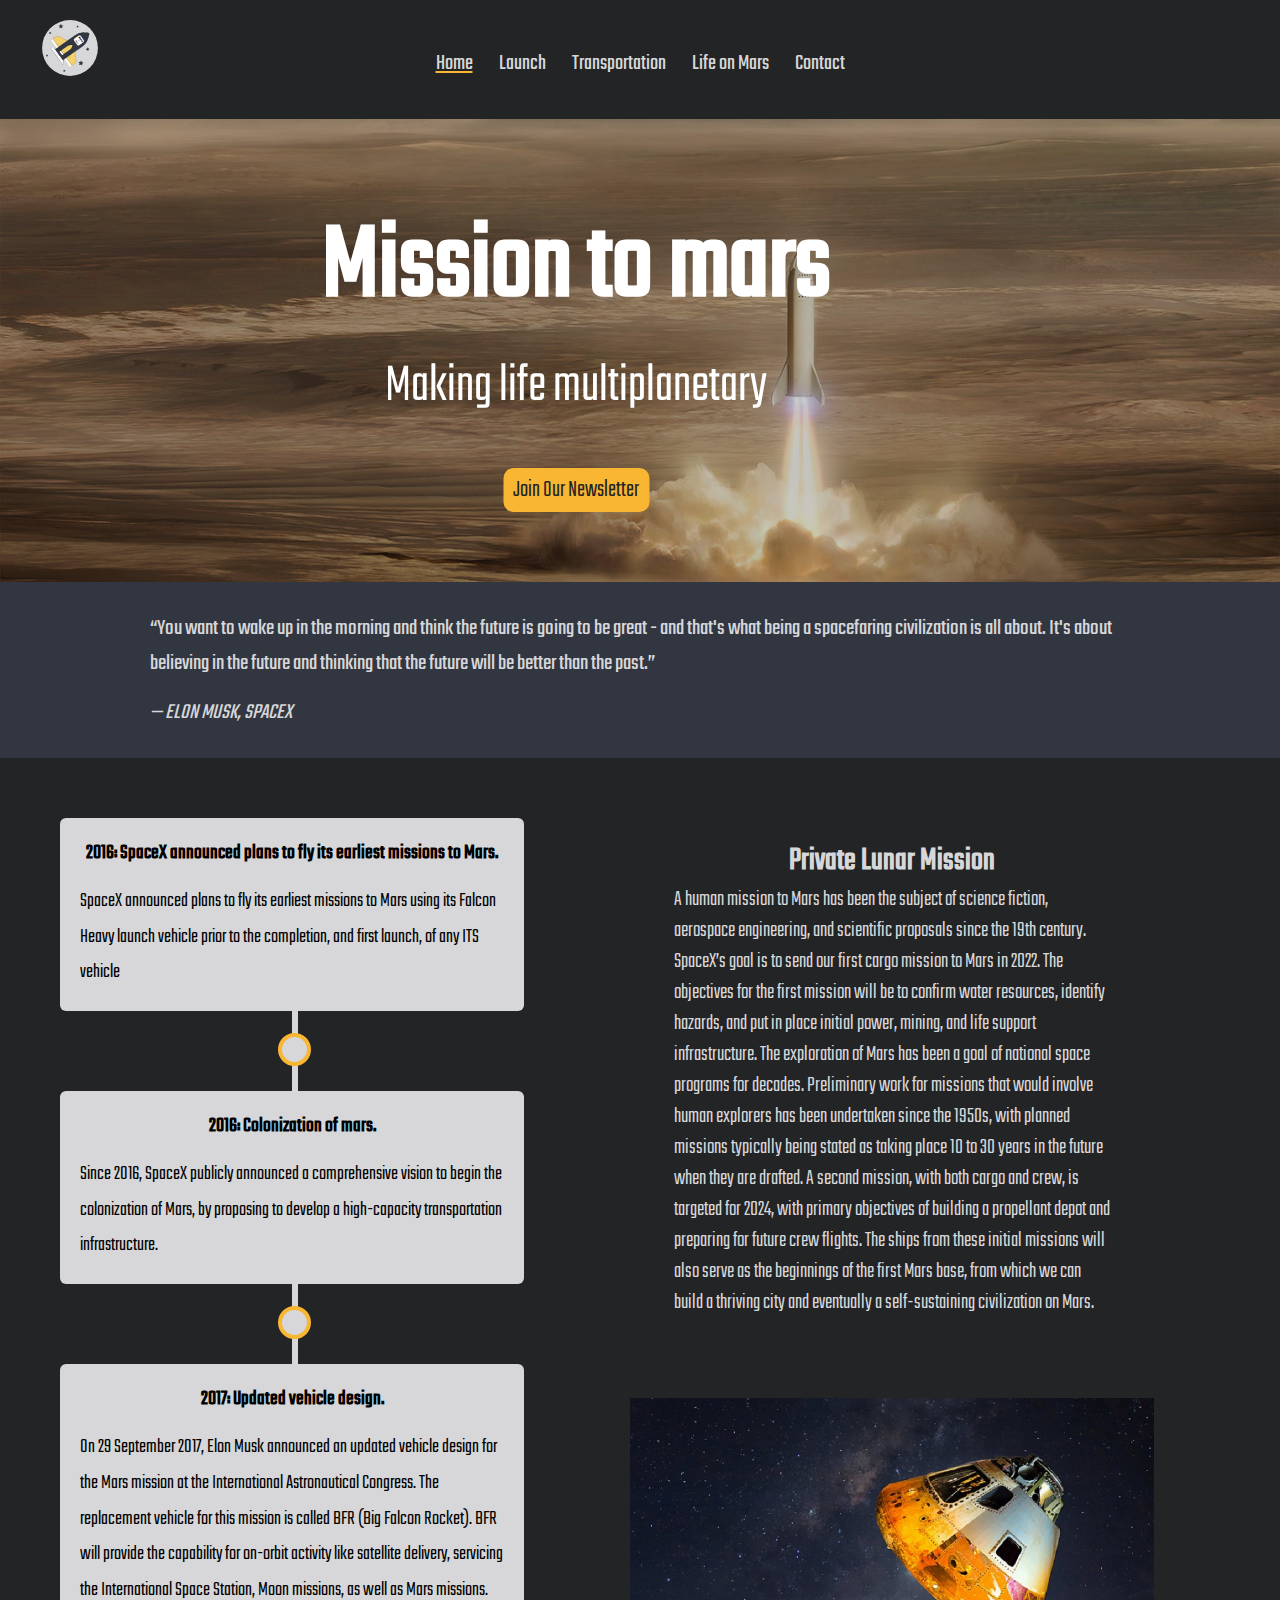
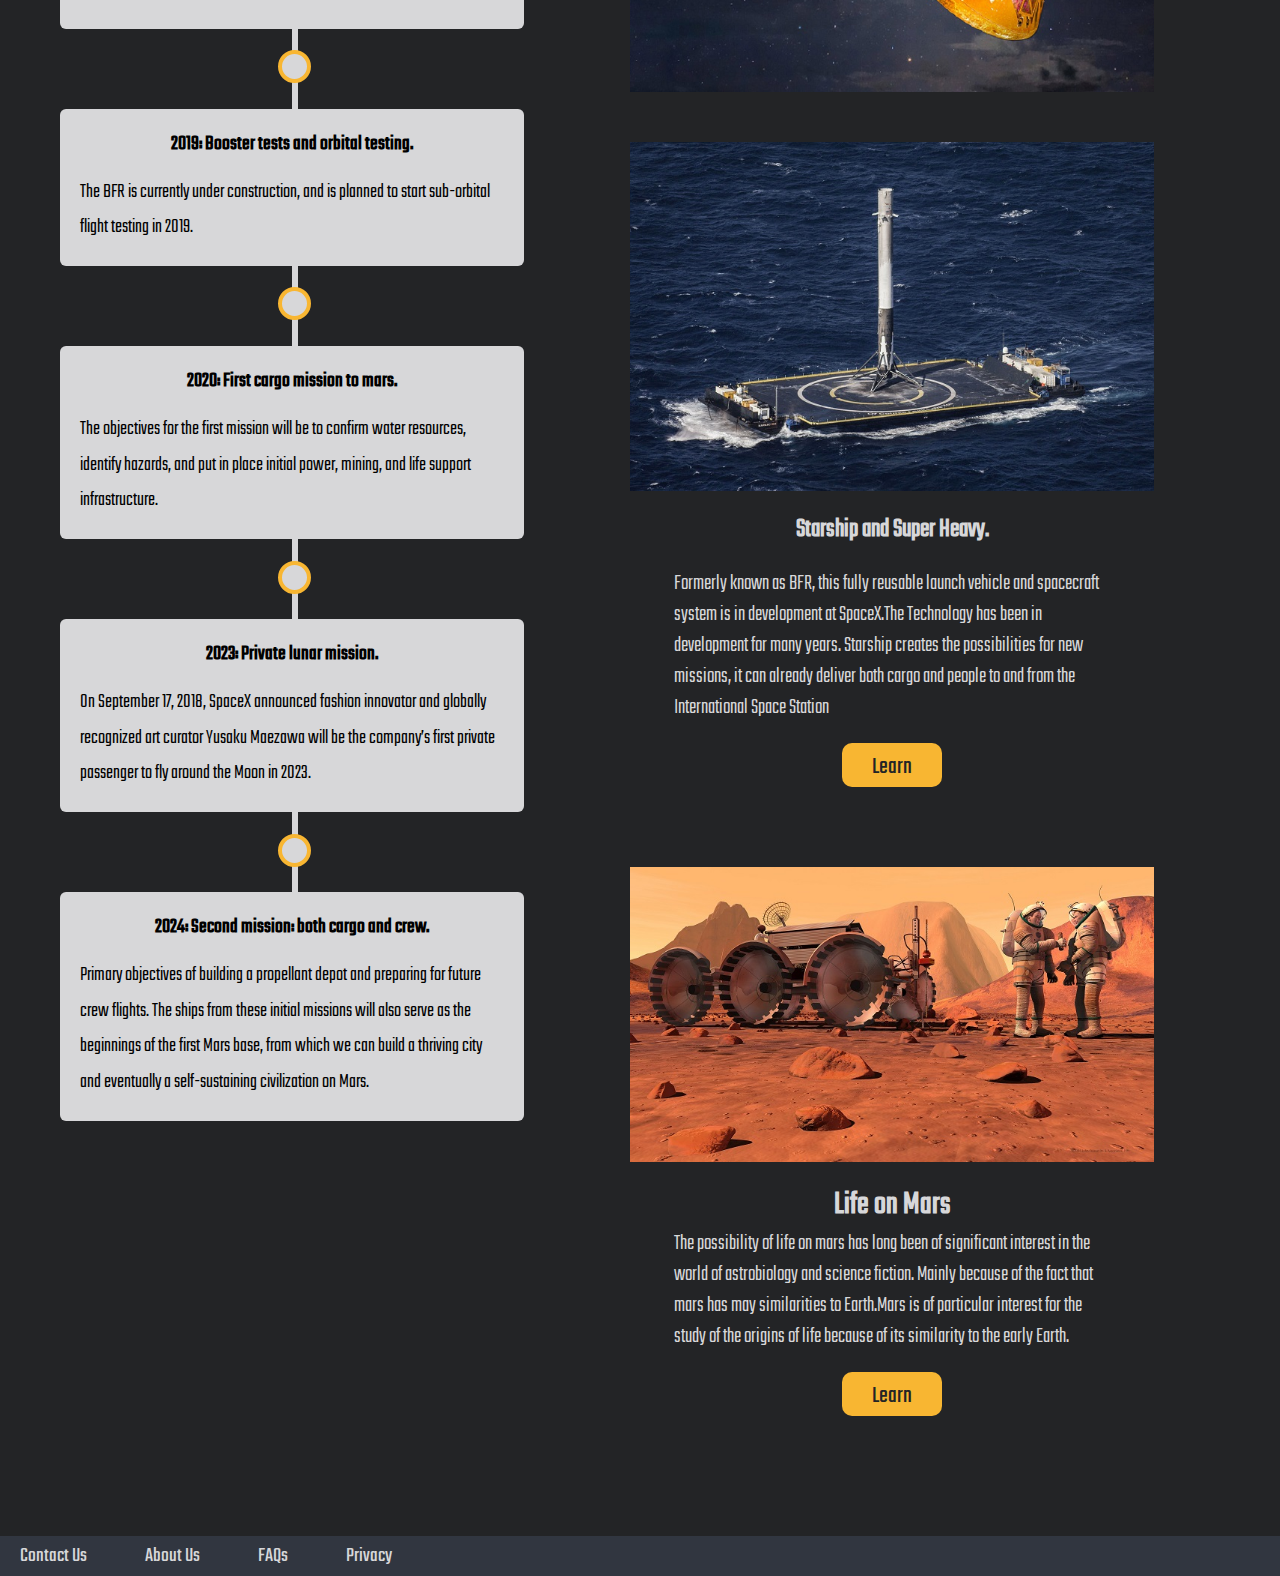
<file: index.html>
<!DOCTYPE html>

<html lang="en">

<head>
    <meta charset="utf-8">
    <meta name="viewport" content="width=device-width, initial-scale=1">
    <meta name="description" content="Learn about SpaceXs mission to mars.">
    <link rel="stylesheet" href="./styles.css">
    <title>Mission to mars</title>
</head>

<body>
    <header>
        <a href="./index.html" id="logo-link-wrapper">
            <img src="./icons/logo.svg" alt="" id=logo />
        </a>
        <button id="menu-button">
            <span id="menu-bar-1"></span>
            <span id="menu-bar-2"></span>
            <span id="menu-bar-3"></span>
        </button>

        <nav>
            <ul>
                <li class="nav-item">
                    <a class="nav-item-link active" href="./index.html">Home</a>
                </li>
                <li class="nav-item">
                    <a class="nav-item-link" href="./launch.html">Launch</a>
                </li>
                <li class="nav-item">
                    <a class="nav-item-link" href="./transportation.html">Transportation</a>
                </li>
                <li class="nav-item">
                    <a class="nav-item-link" href="./lifeonmars.html"> Life on Mars</a>
                <li class="nav-item">
                    <a class="nav-item-link" href="./contact.html"> Contact</a>
                </li>
            </ul>
        </nav>
    </header>
    <main>
        <div class="hero-image">
            <section class="hero-text">
                <h1 class="hero-h1">Mission to mars</h1>
                <p class="hero-p">Making life multiplanetary</p>
                <button id="newsletter-button" class="hero-button">Join Our Newsletter</button>
            </section>
        </div>
        <div class="frontpage-quote">
            <blockquote class="frontpage-quote-text">
                “You want to wake up in the morning and think the future is going to be great - and that's what being
                a
                spacefaring civilization is all about.
                It's about believing in the future and thinking that the future will be better than the past.”
            </blockquote>
            <cite class="frontpage-quote-cite">— ELON MUSK, SPACEX</cite>
        </div>
        <div class="row">
            <div class="column-left">
                <ul class="timeline">
                    <li class="timeline-item">
                        <h2 class="timeline-item-title">2016: SpaceX announced plans to fly its earliest missions to
                            Mars.
                        </h2>
                        <p class="timeline-item-text">SpaceX announced plans to fly its earliest missions to Mars using
                            its Falcon Heavy launch
                            vehicle
                            prior to the completion, and first launch, of any ITS vehicle</p>
                    </li>
                    <li class="timeline-item">
                        <h2 class="timeline-item-title">2016: Colonization of mars.</h2>
                        <p class="timeline-item-text">Since 2016, SpaceX publicly announced a comprehensive vision to
                            begin the colonization of
                            Mars,
                            by proposing to develop a high-capacity transportation infrastructure.</p>
                    </li>
                    <li class="timeline-item">
                        <h2 class="timeline-item-title">2017: Updated vehicle design.</h2>
                        <p class="timeline-item-text">On 29 September 2017, Elon Musk announced an updated vehicle
                            design for the Mars mission
                            at
                            the
                            International Astronautical Congress. The replacement vehicle for this mission is called
                            BFR
                            (Big Falcon Rocket). BFR will provide the capability for on-orbit activity like
                            satellite
                            delivery, servicing the International Space Station, Moon missions, as well as Mars
                            missions.
                        </p>
                    </li>
                    <li class="timeline-item">
                        <h2 class="timeline-item-title">2019: Booster tests and orbital testing.</h2>
                        <p class="timeline-item-text"> The BFR is currently under construction, and is planned to start
                            sub-orbital flight
                            testing
                            in
                            2019.</p>
                    </li>
                    <li class="timeline-item">
                        <h2 class="timeline-item-title">2020: First cargo mission to mars.</h2>
                        <p class="timeline-item-text">The objectives for the first mission will be to confirm water
                            resources, identify
                            hazards,
                            and
                            put in place initial power, mining, and life support infrastructure.</p>
                    </li>
                    <li class="timeline-item">
                        <h2 class="timeline-item-title">2023: Private lunar mission.</h2>
                        <p class="timeline-item-text">On September 17, 2018, SpaceX announced fashion innovator and
                            globally recognized art
                            curator
                            Yusaku Maezawa will be the company’s first private passenger to fly around the Moon in
                            2023.
                        </p>
                    </li>
                    <li class="timeline-item">
                        <h2 class="timeline-item-title">2024: Second mission: both cargo and crew.</h2>
                        <p class="timeline-item-text">Primary objectives of building a propellant depot and preparing
                            for future crew
                            flights.
                            The
                            ships from these initial missions will also serve as the beginnings of the first
                            Mars
                            base,
                            from which we can build a thriving city and eventually a self-sustaining
                            civilization on
                            Mars.</p>
                    </li>
                </ul>
            </div>
            <div class="column-right">
                <div class="text-section">
                    <h2 class="text-section-h2">Private Lunar Mission</h2>
                    <p class="text-section-p">
                        A human mission to Mars has been the subject of science fiction, aerospace engineering, and
                        scientific proposals since the 19th century. SpaceX’s goal is to send our first cargo mission to
                        Mars in 2022. The objectives for the first mission will be to confirm water resources, identify
                        hazards, and put in place initial power, mining, and life support infrastructure.
                        The exploration of Mars has been a goal of national space programs for decades. Preliminary work
                        for missions that would involve human explorers has been undertaken since the 1950s, with
                        planned missions typically being stated as taking place 10 to 30 years in the future when they
                        are drafted. A second mission, with both cargo and crew, is targeted for 2024, with primary
                        objectives of building a propellant depot and preparing for future crew flights. The ships from
                        these initial missions will also serve as the beginnings of the first Mars base, from which we
                        can build a thriving city and eventually a self-sustaining civilization on Mars.
                    </p>

                </div>
                <img src="./images/launch-frontpage.jpg" class="text-section-img" alt="Launch of Spacecraft">
                <div id="api-container-index">
                    <!-- add APIs here -->
                </div>
                <section class="learn-more-group">
                    <img class="learn-more-img" src="./images/superheavy.jpg" alt="Super Heavy">

                    <section class="text-section">
                        <h3 class="text-section-h3">Starship and Super Heavy.</h3>
                        <p class="text-section-p">
                            Formerly known as BFR, this fully reusable launch vehicle and spacecraft
                            system is in development at
                            SpaceX.The Technology has been in development for many years. Starship creates
                            the possibilities for new missions, it can already deliver both cargo and people to and
                            from the International Space Station
                        </p>
                        <a class="learn-more-link" href="transportation.html" class="index-portal-button">Learn
                            More</a>
                    </section>

                    </article>
                    <section class="learn-more-group">
                        <img class="learn-more-img" src="./images/lifeonmars.jpg" alt="Super Heavy">

                        <section class="text-section">
                            <h3 class="text-section-h2">Life on Mars</h3>
                            <p class="text-section-p">
                                The possibility of life on mars has long been of significant interest in the
                                world of astrobiology and science fiction. Mainly because of the fact that mars has may
                                similarities
                                to Earth.Mars is of particular interest for the study of the origins of life because of
                                its
                                similarity to the
                                early Earth.

                            </p>
                            <a class="learn-more-link" href="lifeonmars.html" class="index-portal-button">Learn More</a>
                        </section>
                    </section>
            </div>
        </div>

    </main>
    <footer class="footer">
        <ul class="footer-links">
            <li>
                <a href="#"> Contact Us</a>
            </li>
            <li>
                <a href="#">About Us</a>
            </li>
            <li>
                <a href="#">FAQs</a>
            <li>
                <a href="#">Privacy</a>
            </li>
        </ul>
        <!-- HTML comes from the API -->
        <ul class="company-links">

        </ul>
    </footer>
    <script src="./js/common.js"></script>
    <script src="./js/validation.js"></script>
    <script src="./js/newsletter.js"></script>
    <script src="./js/index.js"></script>
</body>

</html>
</file>
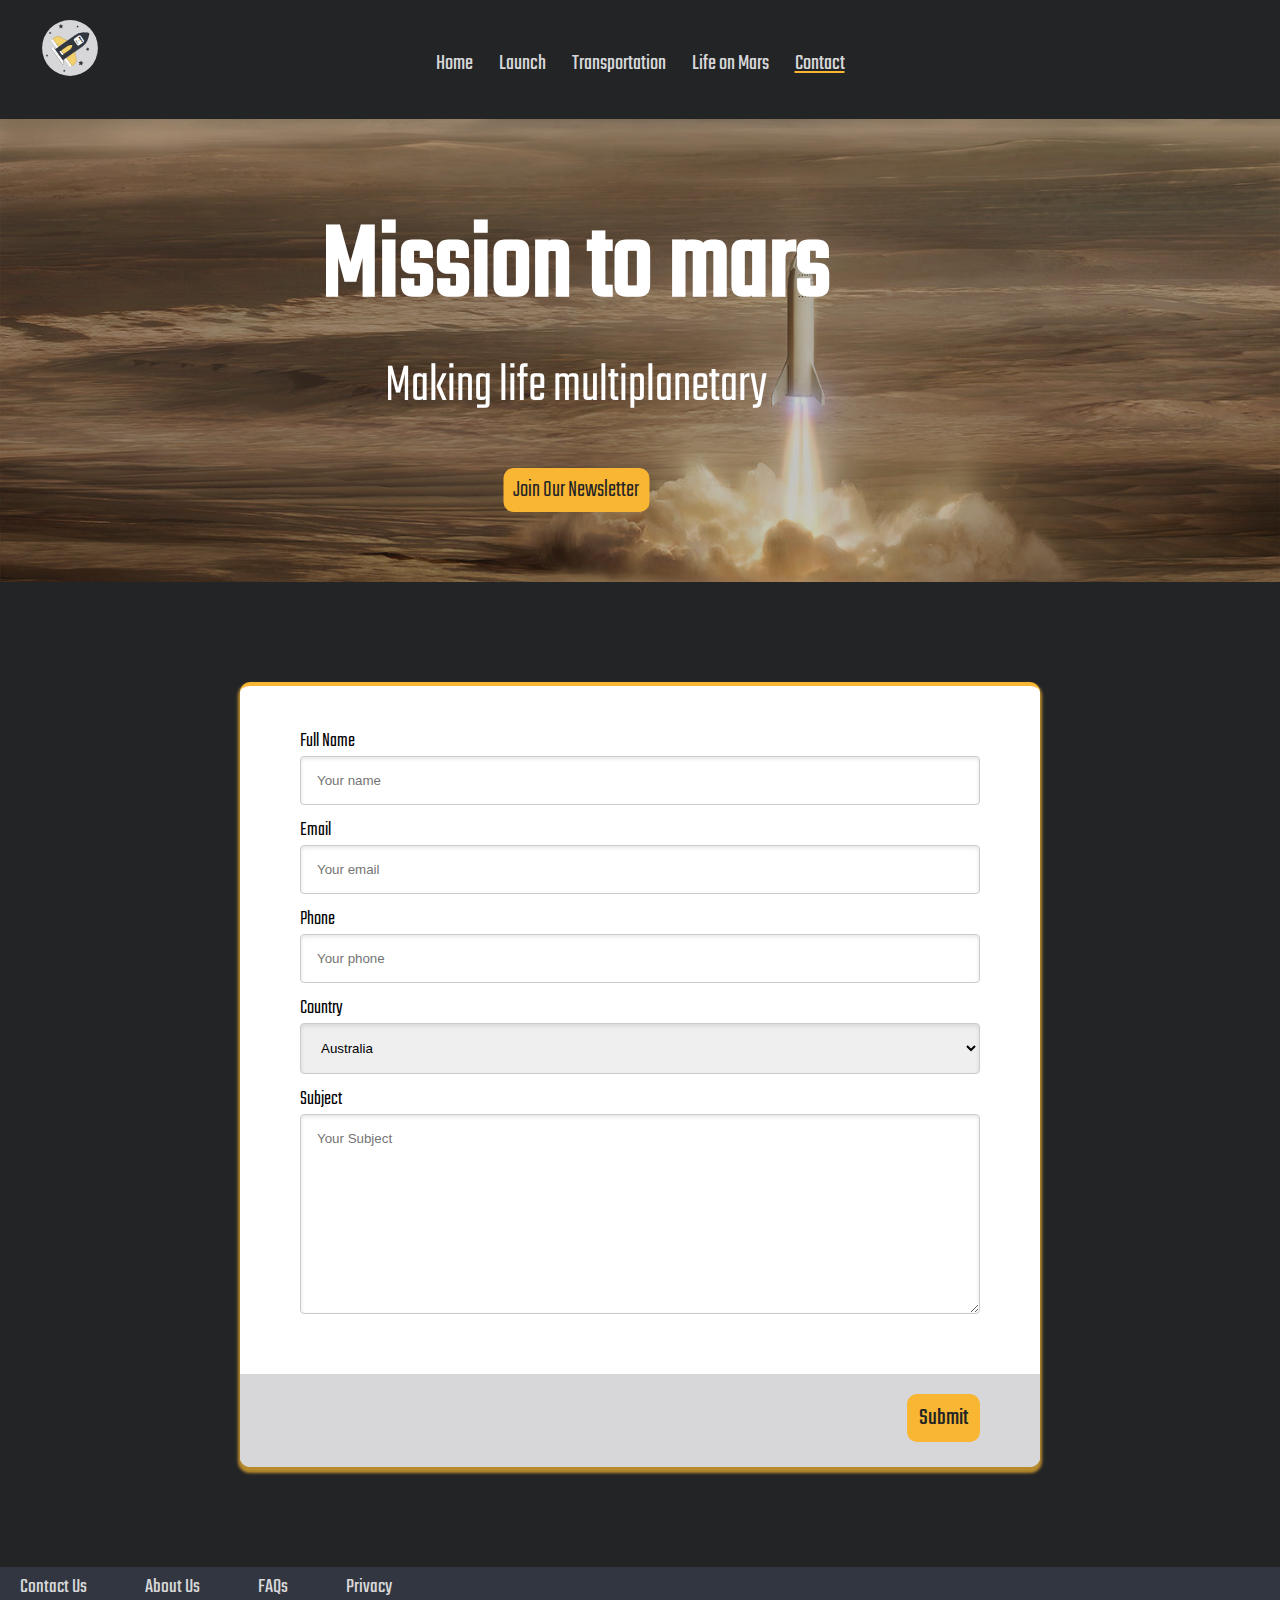
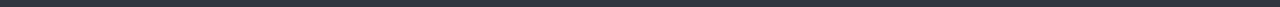
<file: contact.html>
<!DOCTYPE html>

<html lang="en">

<head>
    <meta charset="utf-8">
    <meta name="viewport" content="width=device-width, initial-scale=1">
    <meta name="description" content="Learn about SpaceXs mission to mars.">
    <link rel="stylesheet" href="./styles.css">
    <title>Mission to mars</title>
</head>

<body>
    <header>
        <a href="./index.html" id="logo-link-wrapper">
            <img src="./icons/logo.svg" alt="Mars Mission Logo" id=logo />
        </a>
        <button id="menu-button">
            <span id="menu-bar-1"></span>
            <span id="menu-bar-2"></span>
            <span id="menu-bar-3"></span>
        </button>

        <nav>
            <ul>
                <li class="nav-item">
                    <a class="nav-item-link" href="./index.html">Home</a>
                </li>
                <li class="nav-item">
                    <a class="nav-item-link" href="./launch.html">Launch</a>
                </li>
                <li class="nav-item">
                    <a class="nav-item-link" href="./transportation.html">Transportation</a>
                </li>
                <li class="nav-item">
                    <a class="nav-item-link" href="./lifeonmars.html"> Life on Mars</a>
                <li class="nav-item">
                    <a class="nav-item-link active" href="./contact.html"> Contact</a>
                </li>
            </ul>
        </nav>
    </header>
    </div>
    <main>

        <div class="hero-image">
            <section class="hero-text">
                <h1 class="hero-h1">Mission to mars</h1>
                <p class="hero-p">Making life multiplanetary</p>
                <button id="newsletter-button" class="hero-button">Join Our Newsletter</button>
            </section>
        </div>

        <form id="contact-form" class="form">
            <div class="form-inputs-container">
                <label class="form-label">Full Name <span class="validation-message"></span>
                    <input type="text" id="name" name="fullName" placeholder="Your name" class="form-input">
                </label>
                <label class="form-label">Email <span class="validation-message"></span>
                    <input type="email" id="email" name="email" placeholder="Your email" class="form-input">
                </label>
                <label class="form-label">Phone <span class="validation-message"></span>
                    <input type="phone" id="phone" name="phone" placeholder="Your phone" class="form-input">
                </label>
                <label class="form-label">Country <span class="validation-message"></span>
                    <select id="country" name="country" class="form-select">
                        <option value="australia">Australia</option>
                        <option value="canada">Canada</option>
                        <option value="usa">USA</option>
                    </select>
                </label>
                <label class="form-label">Subject <span class="validation-message"></span>
                    <textarea class="form-textarea" id="subject" name="subject" placeholder="Your Subject"
                        style="height:200px"></textarea>
                </label>
            </div>
            <div class="form-buttons-container">
                <input type="submit" value="Submit" class="form-submit-button">
            </div>
        </form>

    </main>
    <footer class="footer">
        <ul class="footer-links">
            <li>
                <a href="#"> Contact Us</a>
            </li>
            <li>
                <a href="#">About Us</a>
            </li>
            <li>
                <a href="#">FAQs</a>
            <li>
                <a href="#">Privacy</a>
            </li>
        </ul>
        <ul class="company-links">

        </ul>
    </footer>

    <script src="./js/common.js"></script>
    <script src="./js/validation.js"></script>
    <script src="./js/newsletter.js"></script>
    <script src="./js/contact.js"></script>

</body>

</html>
</file>
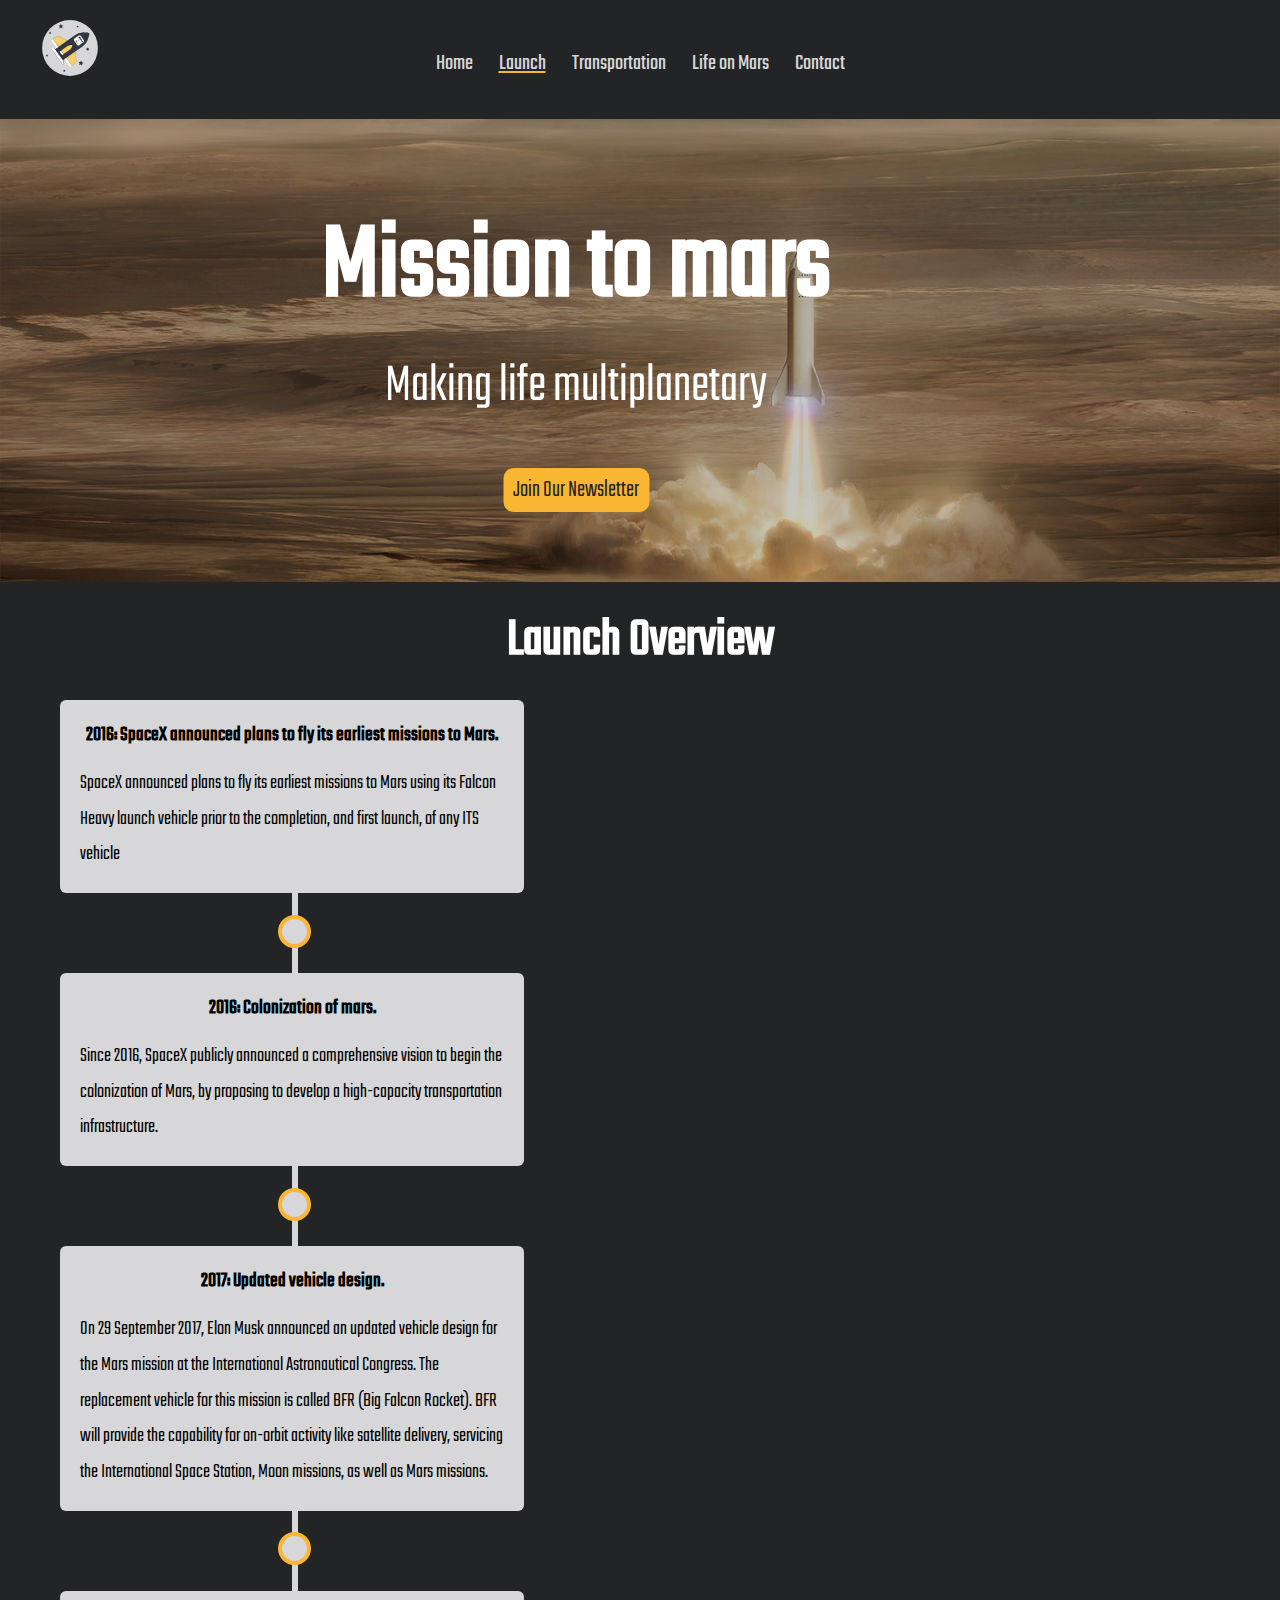
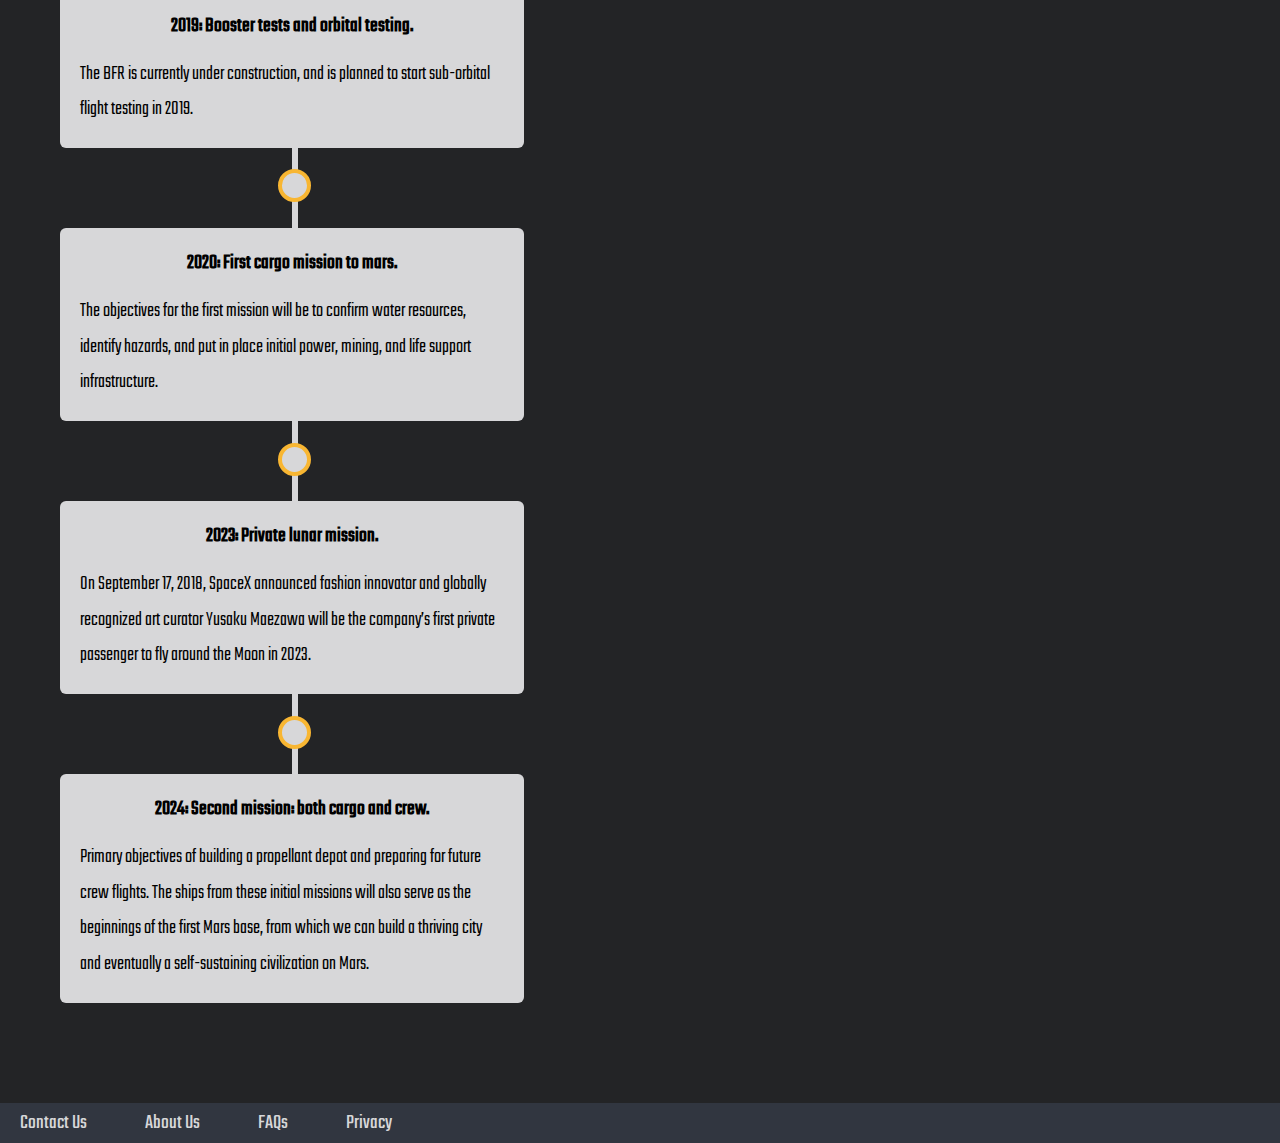
<file: launch.html>
<!DOCTYPE html>

<html lang="en">

<head>
    <meta charset="utf-8">
    <meta name="viewport" content="width=device-width, initial-scale=1">
    <meta name="description" content="Learn about SpaceXs mission to mars.">
    <link rel="stylesheet" href="./styles.css">
    <title>Mission to mars</title>
</head>

<body>
    <header>
        <a href="./index.html" id="logo-link-wrapper">
            <img src="./icons/logo.svg" alt="" id=logo />
        </a>
        <button id="menu-button">
            <span id="menu-bar-1"></span>
            <span id="menu-bar-2"></span>
            <span id="menu-bar-3"></span>
        </button>
        <nav>
            <ul>
                <li class="nav-item">
                    <a class="nav-item-link" href="./index.html">Home</a>
                </li>
                <li class="nav-item">
                    <a class="nav-item-link active" href="./launch.html">Launch</a>
                </li>
                <li class="nav-item">
                    <a class="nav-item-link" href="./transportation.html">Transportation</a>
                </li>
                <li class="nav-item">
                    <a class="nav-item-link" href="./lifeonmars.html"> Life on Mars</a>
                <li class="nav-item">
                    <a class="nav-item-link" href="./contact.html"> Contact</a>
                </li>
            </ul>
        </nav>
    </header>
    </div>
    <main>
        <div class="hero-image">
            <section class="hero-text">
                <h1 class="hero-h1">Mission to mars</h1>
                <p class="hero-p">Making life multiplanetary</p>
                <button id="newsletter-button" class="hero-button">Join Our Newsletter</button>
            </section>
        </div>
        <h2 class="page-title">Launch Overview</h2>
        <div class="row">
            <div class="column-left">
                <ul class="timeline">
                    <li class="timeline-item">
                        <h2 class="timeline-item-title">2016: SpaceX announced plans to fly its earliest missions to
                            Mars.
                        </h2>
                        <p class="timeline-item-text">SpaceX announced plans to fly its earliest missions to Mars using
                            its Falcon Heavy launch
                            vehicle
                            prior to the completion, and first launch, of any ITS vehicle</p>
                    </li>
                    <li class="timeline-item">
                        <h2 class="timeline-item-title">2016: Colonization of mars.</h2>
                        <p class="timeline-item-text">Since 2016, SpaceX publicly announced a comprehensive vision to
                            begin the colonization of
                            Mars,
                            by proposing to develop a high-capacity transportation infrastructure.</p>
                    </li>
                    <li class="timeline-item">
                        <h2 class="timeline-item-title">2017: Updated vehicle design.</h2>
                        <p class="timeline-item-text">On 29 September 2017, Elon Musk announced an updated vehicle
                            design for the Mars mission
                            at
                            the
                            International Astronautical Congress. The replacement vehicle for this mission is called
                            BFR
                            (Big Falcon Rocket). BFR will provide the capability for on-orbit activity like
                            satellite
                            delivery, servicing the International Space Station, Moon missions, as well as Mars
                            missions.
                        </p>
                    </li>
                    <li class="timeline-item">
                        <h2 class="timeline-item-title">2019: Booster tests and orbital testing.</h2>
                        <p class="timeline-item-text"> The BFR is currently under construction, and is planned to start
                            sub-orbital flight
                            testing
                            in
                            2019.</p>
                    </li>
                    <li class="timeline-item">
                        <h2 class="timeline-item-title">2020: First cargo mission to mars.</h2>
                        <p class="timeline-item-text">The objectives for the first mission will be to confirm water
                            resources, identify
                            hazards,
                            and
                            put in place initial power, mining, and life support infrastructure.</p>
                    </li>
                    <li class="timeline-item">
                        <h2 class="timeline-item-title">2023: Private lunar mission.</h2>
                        <p class="timeline-item-text">On September 17, 2018, SpaceX announced fashion innovator and
                            globally recognized art
                            curator
                            Yusaku Maezawa will be the company’s first private passenger to fly around the Moon in
                            2023.
                        </p>
                    </li>
                    <li class="timeline-item">
                        <h2 class="timeline-item-title">2024: Second mission: both cargo and crew.</h2>
                        <p class="timeline-item-text">Primary objectives of building a propellant depot and preparing
                            for future crew
                            flights.
                            The
                            ships from these initial missions will also serve as the beginnings of the first
                            Mars
                            base,
                            from which we can build a thriving city and eventually a self-sustaining
                            civilization on
                            Mars.</p>
                    </li>
                </ul>
            </div>
            <div class="column-right">
                <div id="api-container-index">
                    <!-- add APIs here -->
                </div>
            </div>

        </div>

        </div>
    </main>
    <footer class="footer">
        <ul class="footer-links">
            <li>
                <a href="#"> Contact Us</a>
            </li>
            <li>
                <a href="#">About Us</a>
            </li>
            <li>
                <a href="#">FAQs</a>
            <li>
                <a href="#">Privacy</a>
            </li>
        </ul>
        <ul class="company-links">

        </ul>
        <!--  <div class="social-media-wrapper">
            <a href="#" id="facebook"></a>
            <a href="#" id="twitter"></a>
            <a href="#" id="email"></a>
            <a href="#" id="instagram"></a>
        </div> -->
    </footer>
    <script src="./js/common.js"></script>
    <script src="./js/validation.js"></script>
    <script src="./js/newsletter.js"></script>
    <script src="./js/launch.js"></script>
</body>

</html>
</file>
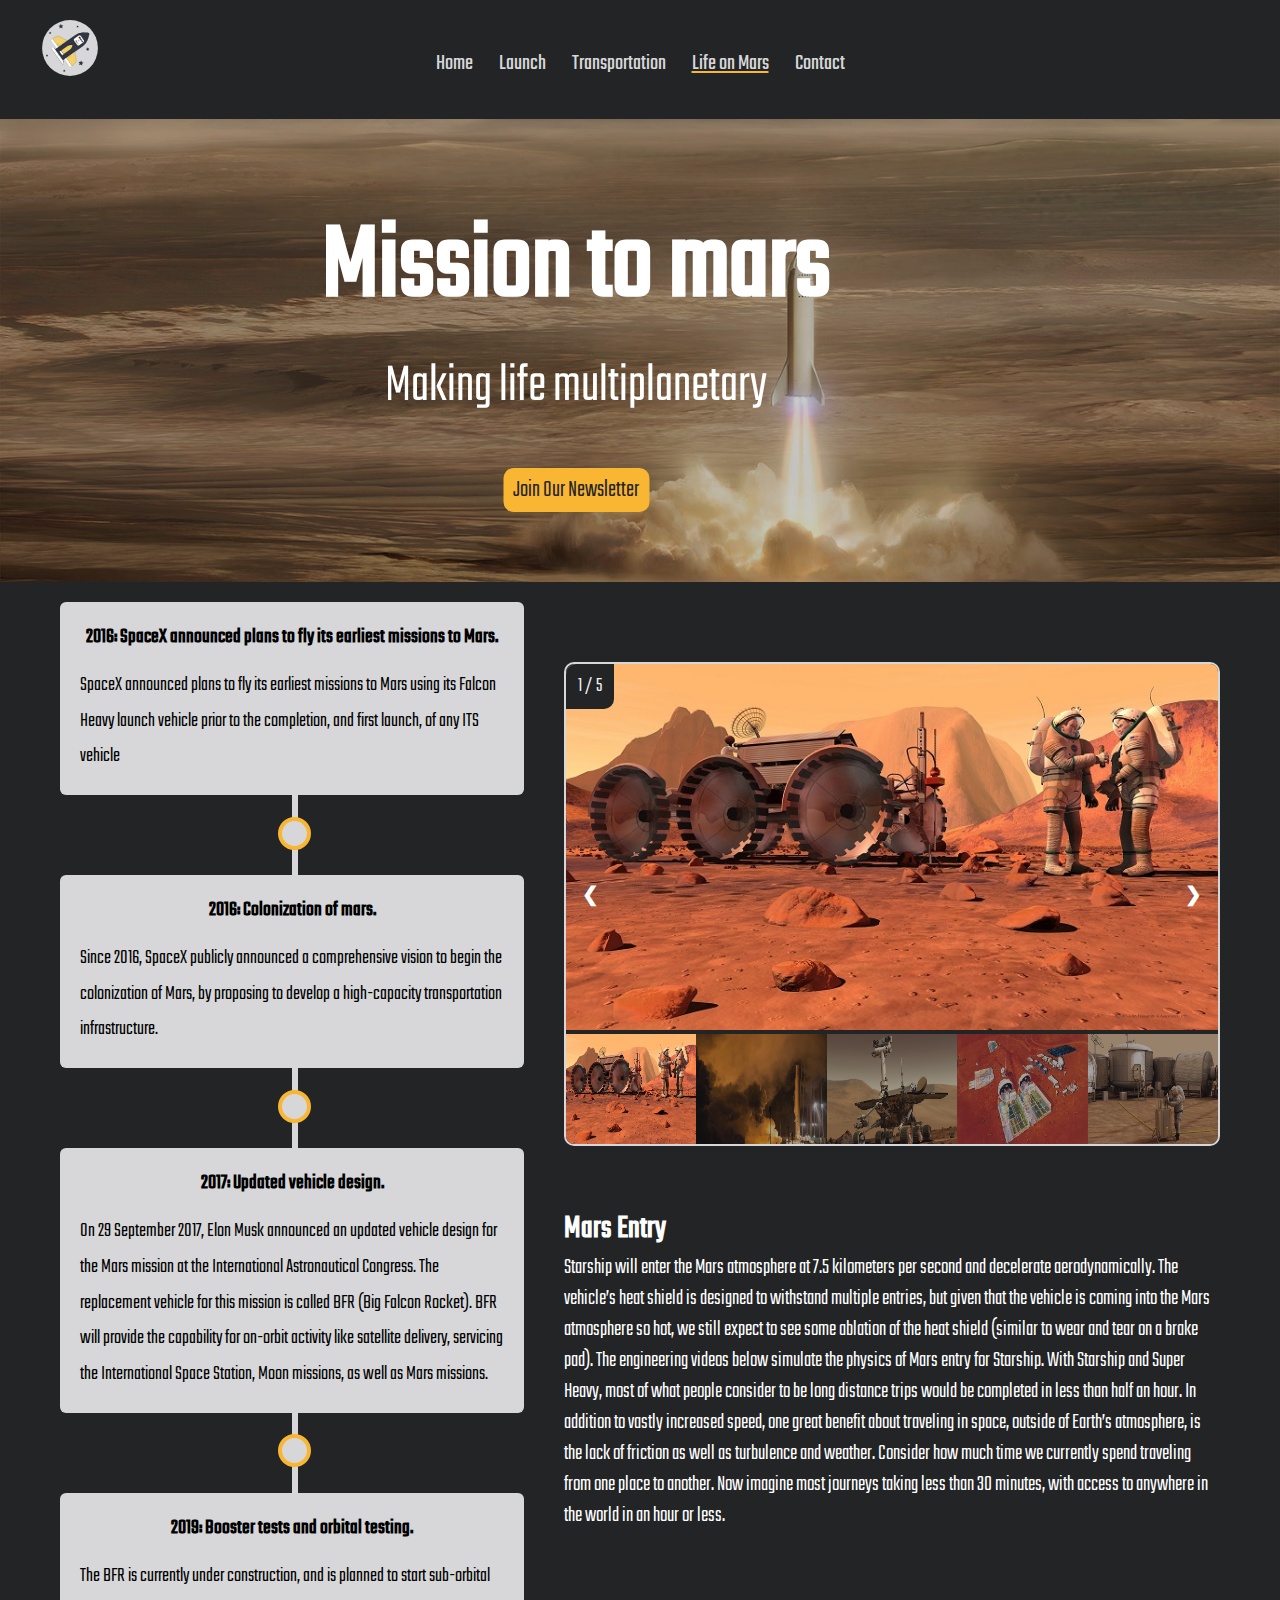
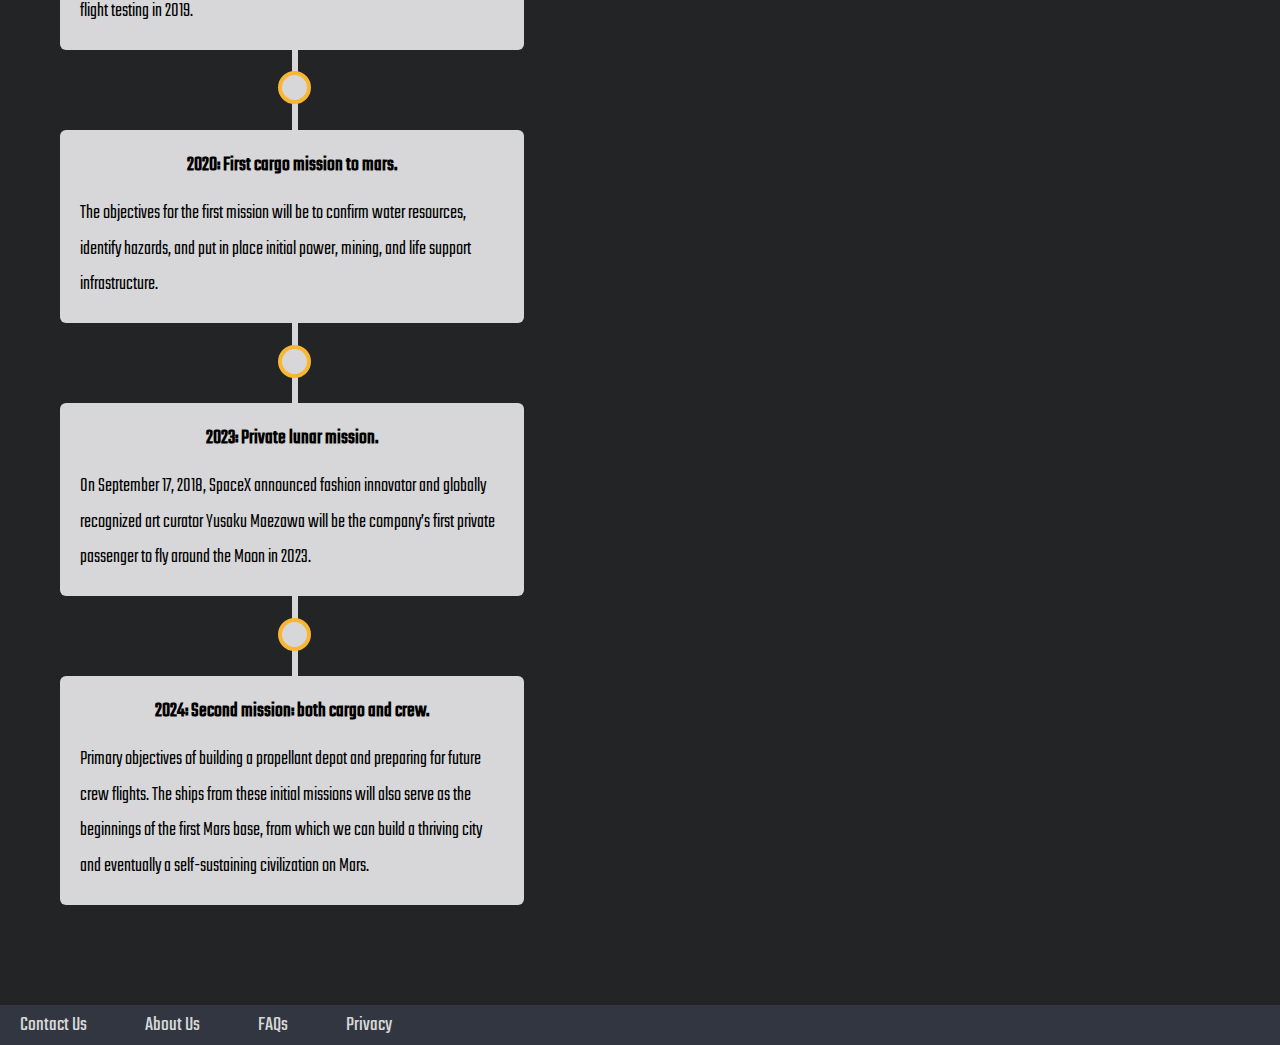
<file: lifeonmars.html>
<!DOCTYPE html>

<html lang="en">

<head>
    <meta charset="utf-8">
    <meta name="viewport" content="width=device-width, initial-scale=1">
    <meta name="description" content="Learn about SpaceXs mission to mars.">
    <link rel="stylesheet" href="./styles.css">
    <title>Mission to mars</title>
</head>

<body>
    <header>
        <a href="./index.html" id="logo-link-wrapper">
            <img src="./icons/logo.svg" alt="" id=logo />
        </a>
        <button id="menu-button">
            <span id="menu-bar-1"></span>
            <span id="menu-bar-2"></span>
            <span id="menu-bar-3"></span>
        </button>

        <nav>
            <ul>
                <li class="nav-item">
                    <a class="nav-item-link" href="./index.html">Home</a>
                </li>
                <li class="nav-item">
                    <a class="nav-item-link" href="./launch.html">Launch</a>
                </li>
                <li class="nav-item">
                    <a class="nav-item-link" href="./transportation.html">Transportation</a>
                </li>
                <li class="nav-item">
                    <a class="nav-item-link active" href="./lifeonmars.html"> Life on Mars</a>
                <li class="nav-item">
                    <a class="nav-item-link" href="./contact.html"> Contact</a>
                </li>
            </ul>
        </nav>
    </header>
    </div>
    <main>
        <div class="hero-image">
            <section class="hero-text">
                <h1 class="hero-h1">Mission to mars</h1>
                <p class="hero-p">Making life multiplanetary</p>
                <button id="newsletter-button" class="hero-button">Join Our Newsletter</button>
            </section>
        </div>
        <div class="row">
            <div class="column-left">
                <ul class="timeline">
                    <li class="timeline-item">
                        <h2 class="timeline-item-title">2016: SpaceX announced plans to fly its earliest missions to
                            Mars.
                        </h2>
                        <p class="timeline-item-text">SpaceX announced plans to fly its earliest missions to Mars using
                            its Falcon Heavy launch
                            vehicle
                            prior to the completion, and first launch, of any ITS vehicle</p>
                    </li>
                    <li class="timeline-item">
                        <h2 class="timeline-item-title">2016: Colonization of mars.</h2>
                        <p class="timeline-item-text">Since 2016, SpaceX publicly announced a comprehensive vision to
                            begin the colonization of
                            Mars,
                            by proposing to develop a high-capacity transportation infrastructure.</p>
                    </li>
                    <li class="timeline-item">
                        <h2 class="timeline-item-title">2017: Updated vehicle design.</h2>
                        <p class="timeline-item-text">On 29 September 2017, Elon Musk announced an updated vehicle
                            design for the Mars mission
                            at
                            the
                            International Astronautical Congress. The replacement vehicle for this mission is called
                            BFR
                            (Big Falcon Rocket). BFR will provide the capability for on-orbit activity like
                            satellite
                            delivery, servicing the International Space Station, Moon missions, as well as Mars
                            missions.
                        </p>
                    </li>
                    <li class="timeline-item">
                        <h2 class="timeline-item-title">2019: Booster tests and orbital testing.</h2>
                        <p class="timeline-item-text"> The BFR is currently under construction, and is planned to start
                            sub-orbital flight
                            testing
                            in
                            2019.</p>
                    </li>
                    <li class="timeline-item">
                        <h2 class="timeline-item-title">2020: First cargo mission to mars.</h2>
                        <p class="timeline-item-text">The objectives for the first mission will be to confirm water
                            resources, identify
                            hazards,
                            and
                            put in place initial power, mining, and life support infrastructure.</p>
                    </li>
                    <li class="timeline-item">
                        <h2 class="timeline-item-title">2023: Private lunar mission.</h2>
                        <p class="timeline-item-text">On September 17, 2018, SpaceX announced fashion innovator and
                            globally recognized art
                            curator
                            Yusaku Maezawa will be the company’s first private passenger to fly around the Moon in
                            2023.
                        </p>
                    </li>
                    <li class="timeline-item">
                        <h2 class="timeline-item-title">2024: Second mission: both cargo and crew.</h2>
                        <p class="timeline-item-text">Primary objectives of building a propellant depot and preparing
                            for future crew
                            flights.
                            The
                            ships from these initial missions will also serve as the beginnings of the first
                            Mars
                            base,
                            from which we can build a thriving city and eventually a self-sustaining
                            civilization on
                            Mars.</p>
                    </li>
                </ul>
            </div>
            <div class="column-right">
                <!-- Container for the image gallery -->
                <div class="container-gallery">

                    <!-- Full-width images with number text -->
                    <figure class="slide">
                        <span class="number-text"></span>
                    </figure>

                    <!-- Next and previous buttons -->
                    <button class="prevButton">&#10094;</button>
                    <button class="nextButton">&#10095;</button>

                    <!-- Thumbnail images -->
                    <div class="thumbnails">

                    </div>
                    <!-- Image text -->
                </div>
                <section class="slides-text-section">
                    <h2 class="slides-h2"></h2>
                </section>
            </div>
        </div>
    </main>
    <footer class="footer">
        <ul class="footer-links">
            <li>
                <a href="#"> Contact Us</a>
            </li>
            <li>
                <a href="#">About Us</a>
            </li>
            <li>
                <a href="#">FAQs</a>
            <li>
                <a href="#">Privacy</a>
            </li>
        </ul>
        <!-- HTML comes from the API -->
        <ul class="company-links">

        </ul>
    </footer>
    <script src="./js/common.js"></script>
    <script src="./js/validation.js"></script>
    <script src="./js/newsletter.js"></script>
    <script src="./js/slides.js"></script>
</body>

</html>
</file>
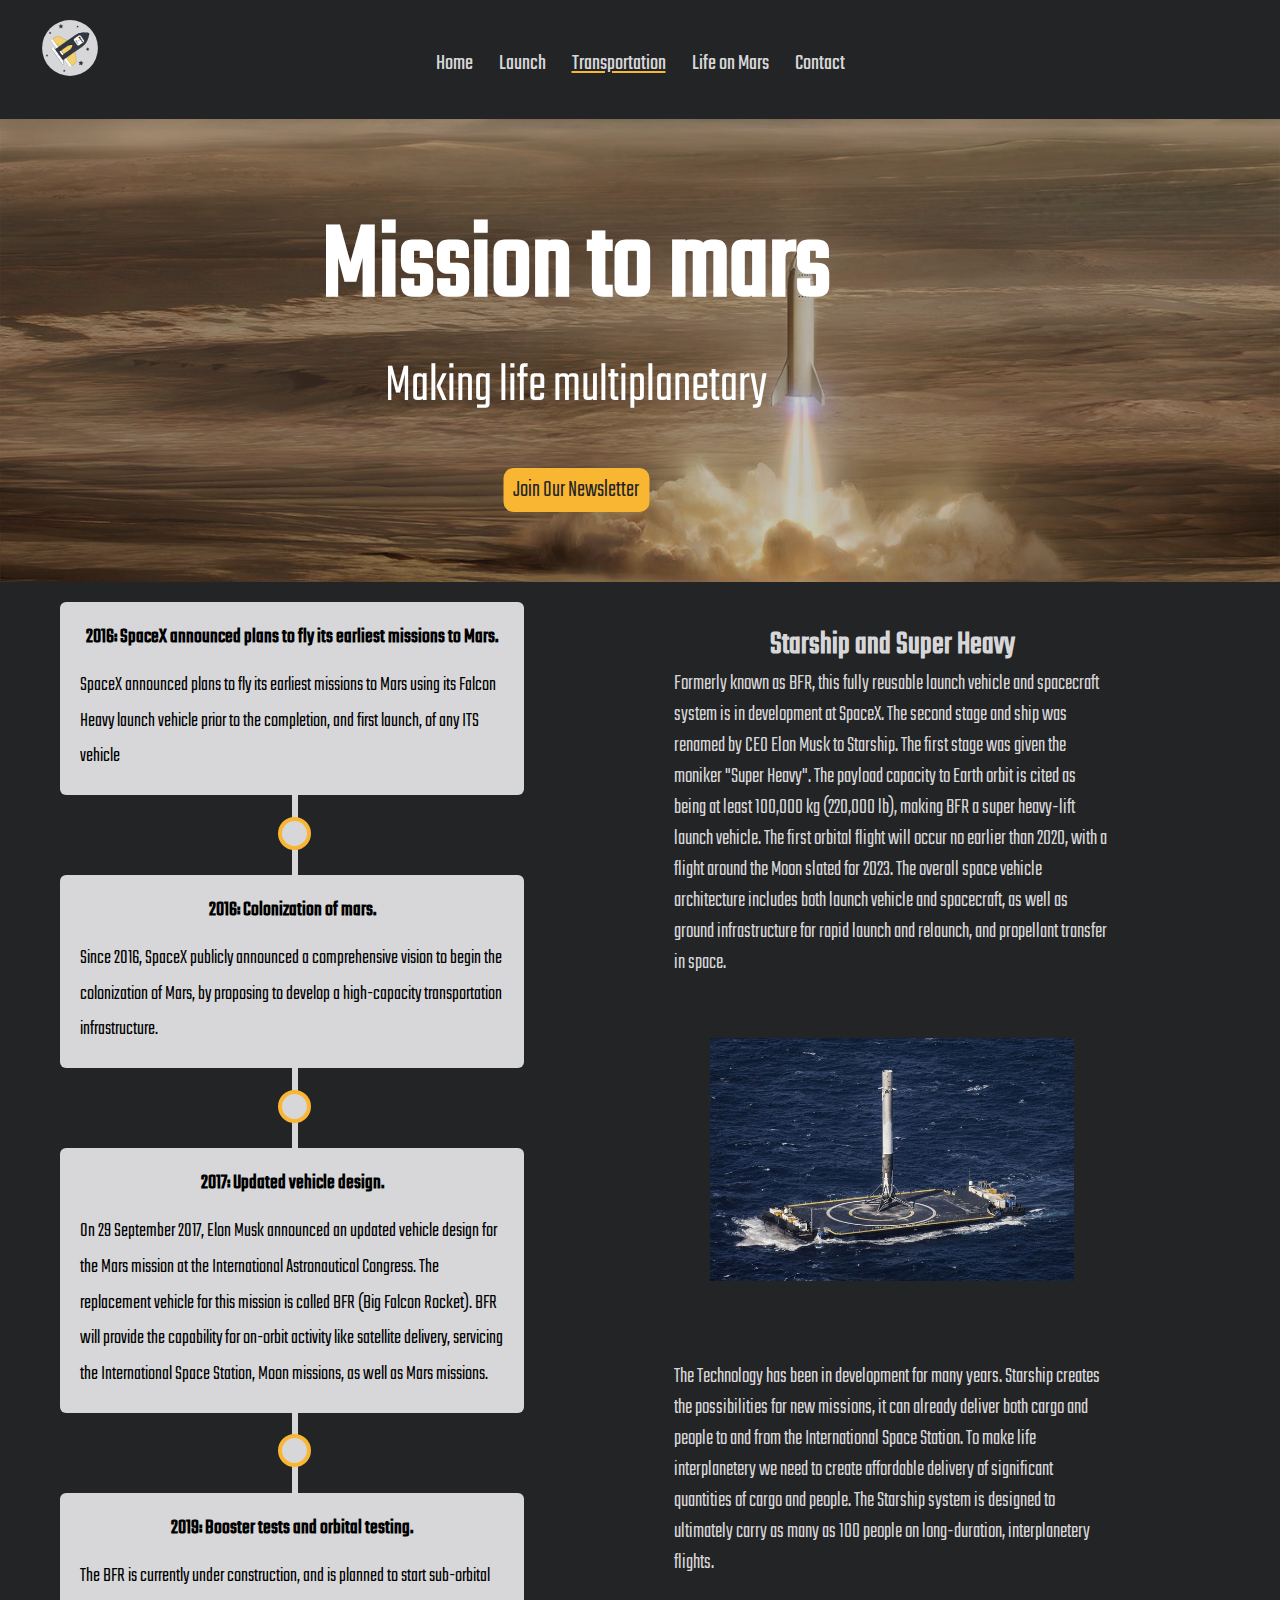
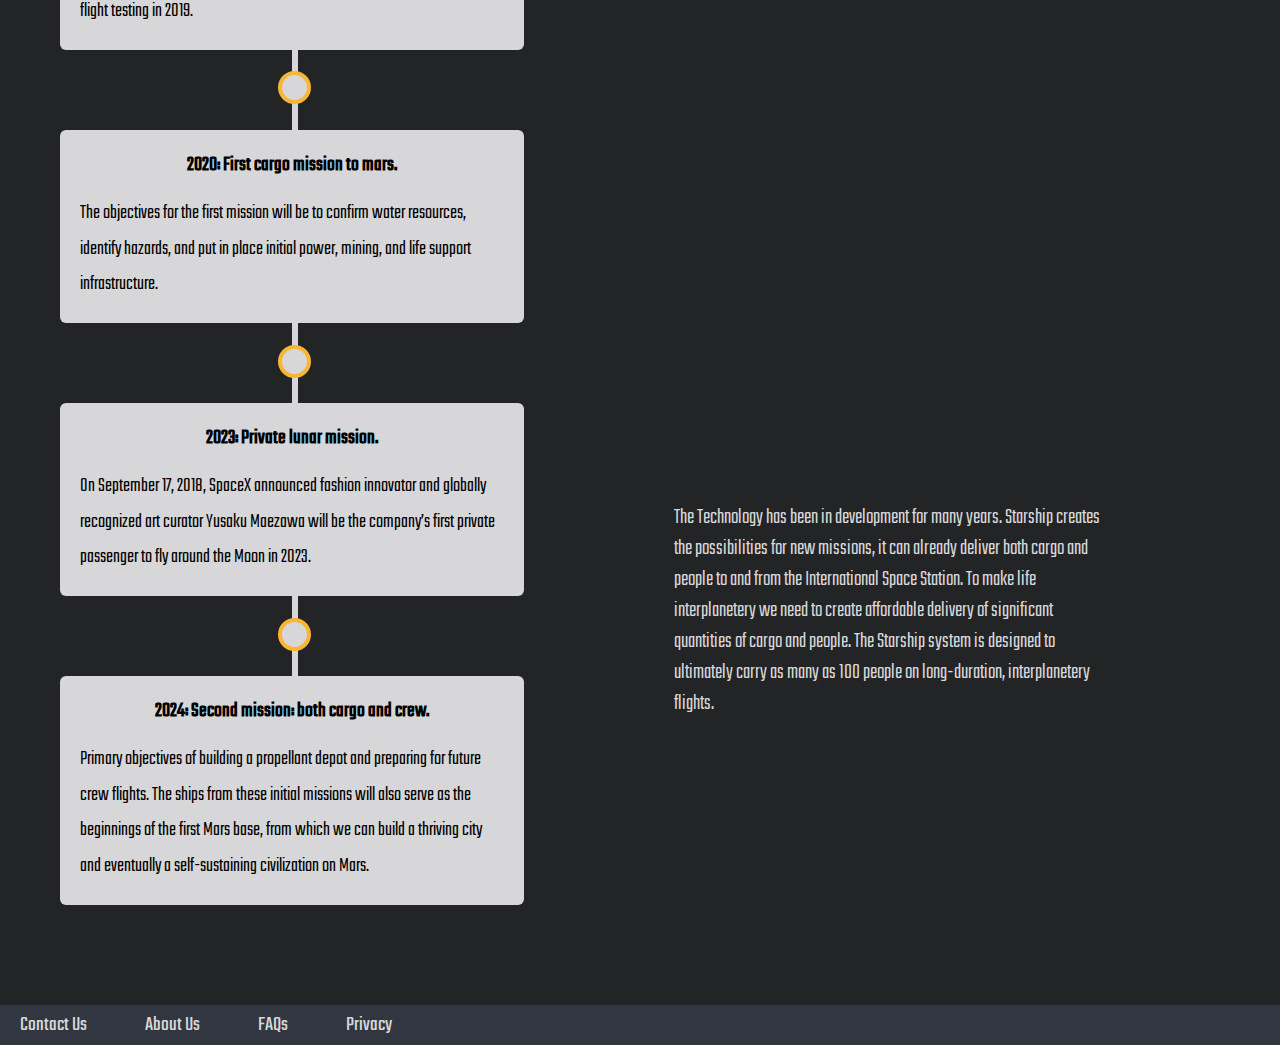
<file: transportation.html>
<!DOCTYPE html>

<html lang="en">

<head>
    <meta charset="utf-8">
    <meta name="viewport" content="width=device-width, initial-scale=1">
    <meta name="description" content="Learn about SpaceXs mission to mars.">
    <link rel="stylesheet" href="./styles.css">
    <title>Mission to mars</title>
</head>

<body>
    <header>
        <a href="./index.html" id="logo-link-wrapper">
            <img src="./icons/logo.svg" alt="" id=logo />
        </a>
        <button id="menu-button">
            <span id="menu-bar-1"></span>
            <span id="menu-bar-2"></span>
            <span id="menu-bar-3"></span>
        </button>

        <nav>
            <ul>
                <li class="nav-item">
                    <a class="nav-item-link" href="./index.html">Home</a>
                </li>
                <li class="nav-item">
                    <a class="nav-item-link" href="./launch.html">Launch</a>
                </li>
                <li class="nav-item">
                    <a class="nav-item-link active" href="./transportation.html">Transportation</a>
                </li>
                <li class="nav-item">
                    <a class="nav-item-link" href="./lifeonmars.html"> Life on Mars</a>
                <li class="nav-item">
                    <a class="nav-item-link" href="./contact.html"> Contact</a>
                </li>
            </ul>
        </nav>
    </header>
    </div>
    <main>
        <div class="hero-image">
            <section class="hero-text">
                <h1 class="hero-h1">Mission to mars</h1>
                <p class="hero-p">Making life multiplanetary</p>
                <button id="newsletter-button" class="hero-button">Join Our Newsletter</button>
            </section>
        </div>
        <div class="row">
            <div class="column-left">
                <ul class="timeline">
                    <li class="timeline-item">
                        <h2 class="timeline-item-title">2016: SpaceX announced plans to fly its earliest missions to
                            Mars.
                        </h2>
                        <p class="timeline-item-text">SpaceX announced plans to fly its earliest missions to Mars using
                            its Falcon Heavy launch
                            vehicle
                            prior to the completion, and first launch, of any ITS vehicle</p>
                    </li>
                    <li class="timeline-item">
                        <h2 class="timeline-item-title">2016: Colonization of mars.</h2>
                        <p class="timeline-item-text">Since 2016, SpaceX publicly announced a comprehensive vision to
                            begin the colonization of
                            Mars,
                            by proposing to develop a high-capacity transportation infrastructure.</p>
                    </li>
                    <li class="timeline-item">
                        <h2 class="timeline-item-title">2017: Updated vehicle design.</h2>
                        <p class="timeline-item-text">On 29 September 2017, Elon Musk announced an updated vehicle
                            design for the Mars mission
                            at
                            the
                            International Astronautical Congress. The replacement vehicle for this mission is called
                            BFR
                            (Big Falcon Rocket). BFR will provide the capability for on-orbit activity like
                            satellite
                            delivery, servicing the International Space Station, Moon missions, as well as Mars
                            missions.
                        </p>
                    </li>
                    <li class="timeline-item">
                        <h2 class="timeline-item-title">2019: Booster tests and orbital testing.</h2>
                        <p class="timeline-item-text"> The BFR is currently under construction, and is planned to start
                            sub-orbital flight
                            testing
                            in
                            2019.</p>
                    </li>
                    <li class="timeline-item">
                        <h2 class="timeline-item-title">2020: First cargo mission to mars.</h2>
                        <p class="timeline-item-text">The objectives for the first mission will be to confirm water
                            resources, identify
                            hazards,
                            and
                            put in place initial power, mining, and life support infrastructure.</p>
                    </li>
                    <li class="timeline-item">
                        <h2 class="timeline-item-title">2023: Private lunar mission.</h2>
                        <p class="timeline-item-text">On September 17, 2018, SpaceX announced fashion innovator and
                            globally recognized art
                            curator
                            Yusaku Maezawa will be the company’s first private passenger to fly around the Moon in
                            2023.
                        </p>
                    </li>
                    <li class="timeline-item">
                        <h2 class="timeline-item-title">2024: Second mission: both cargo and crew.</h2>
                        <p class="timeline-item-text">Primary objectives of building a propellant depot and preparing
                            for future crew
                            flights.
                            The
                            ships from these initial missions will also serve as the beginnings of the first
                            Mars
                            base,
                            from which we can build a thriving city and eventually a self-sustaining
                            civilization on
                            Mars.</p>
                    </li>
                </ul>
            </div>
            <div class="column-right">
                <section class="text-section">
                    <h2 class="text-section-h2 text-left-algin "> Starship and Super Heavy</h2>
                    <p class="text-section-p">Formerly known as BFR, this fully reusable launch vehicle and
                        spacecraft
                        system is in development at SpaceX. The second stage and ship was renamed by CEO Elon Musk to Starship. The first stage was
                        given
                        the moniker "Super Heavy". The payload capacity to Earth orbit is cited as being at least
                        100,000 kg
                        (220,000 lb), making BFR a super heavy-lift launch vehicle. The first orbital flight will occur
                        no
                        earlier than 2020, with a flight around the Moon slated for 2023. The overall space vehicle
                        architecture includes both launch vehicle and spacecraft, as well as ground infrastructure for
                        rapid
                        launch and relaunch, and propellant transfer in space.</p>
                    <img class="text-section-img" src="./images/superheavy.jpg" alt="Super Heavy">
                </section>
                <section class="text-section">
                    <p class="text-section-p"> The Technology has been in development for many years. Starship
                        creates
                        the possibilities for new missions, it can already deliver both cargo and people to and from the
                        International Space Station. To make life interplanetery we need to create affordable delivery
                        of
                        significant quantities of cargo and people. The Starship system is designed to ultimately carry
                        as
                        many as 100 people on long-duration, interplanetery flights. </p>
                    <iframe class="text-section-iframe" src="https://www.youtube.com/embed/UAkmP00QPJg" frameborder="0" allow="accelerometer; autoplay; encrypted-media; gyroscope; picture-in-picture" allowfullscreen></iframe>
                    <p class="text-section-p"> The Technology has been in development for many years. Starship
                        creates
                        the possibilities for new missions, it can already deliver both cargo and people to and from the
                        International Space Station. To make life interplanetery we need to create affordable delivery
                        of
                        significant quantities of cargo and people. The Starship system is designed to ultimately carry
                        as
                        many as 100 people on long-duration, interplanetery flights. </p>

                </section>
            </div>
    </main>
    <footer class="footer">
        <ul class="footer-links">
            <li>
                <a href="#"> Contact Us</a>
            </li>
            <li>
                <a href="#">About Us</a>
            </li>
            <li>
                <a href="#">FAQs</a>
            <li>
                <a href="#">Privacy</a>
            </li>
        </ul>
        <ul class="company-links">

        </ul>
    </footer>
    <script src="./js/common.js"></script>
    <script src="./js/validation.js"></script>
    <script src="./js/newsletter.js"></script>
</body>

</html>
</file>
<file: styles.css>
@import './css/base.css';
@import './css/header.css';
@import './css/heroimage.css';
@import './css/layout.css';
@import './css/timeline.css';
@import './css/quote.css';
@import './css/text.css';
@import './css/launch.css';
@import './css/learnmore.css';
@import './css/form.css';
@import './css/slider.css';
@import './css/footer.css';
</file>
